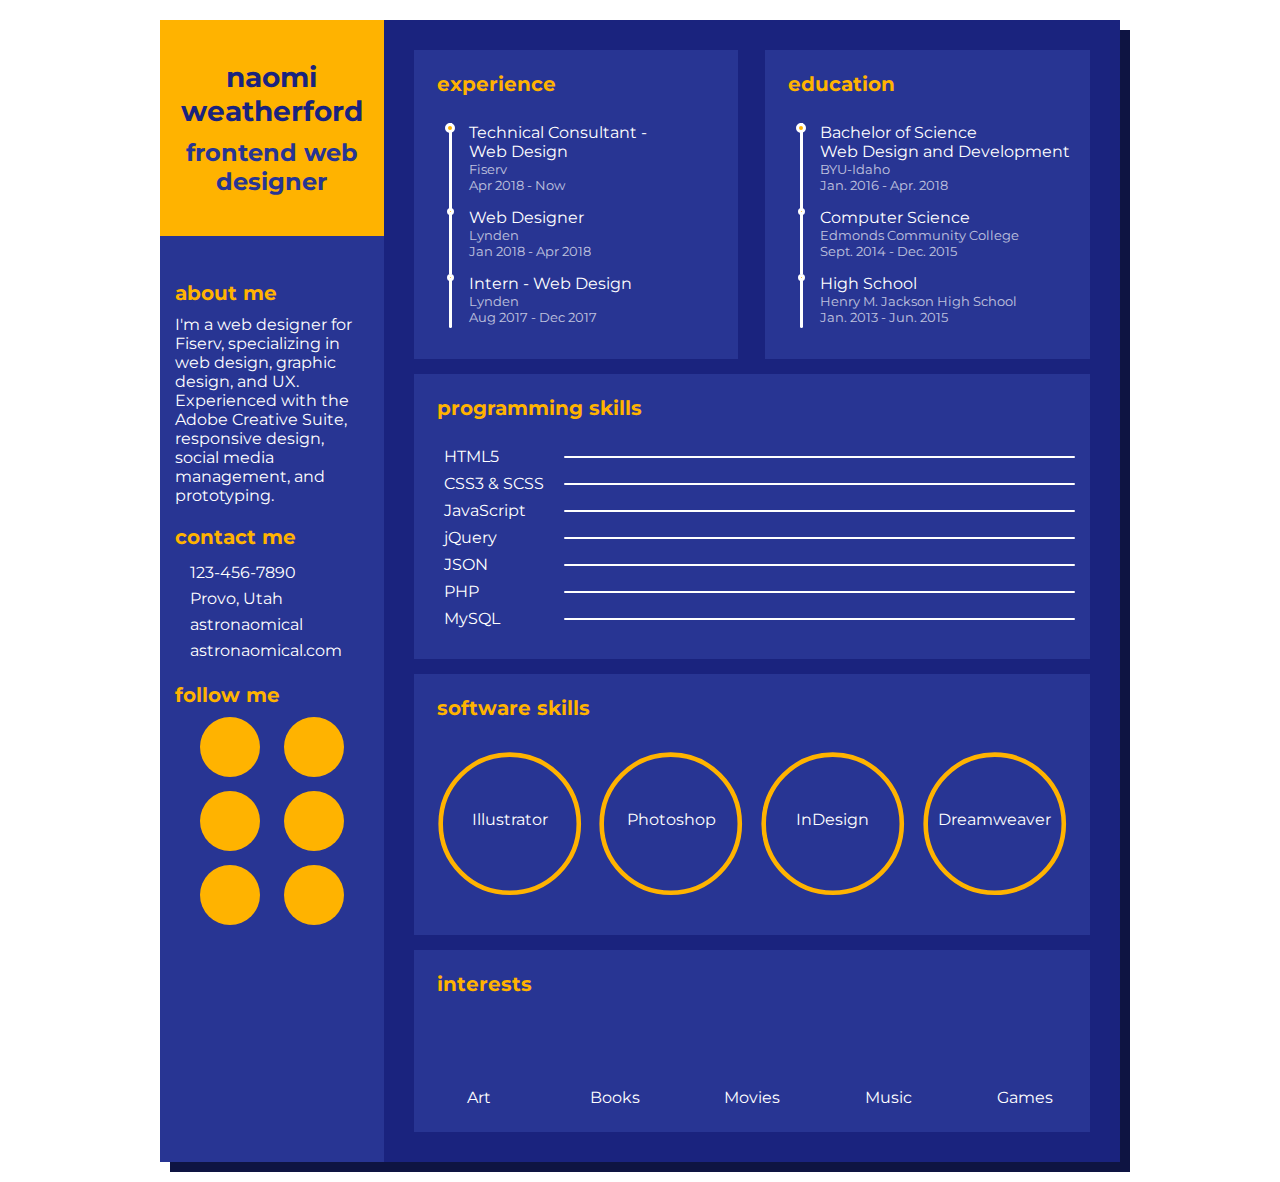
<file: Templetes/temp1.html>
<!DOCTYPE html>
<html lang="en">
<head>
  <meta charset="UTF-8">
  <meta name="viewport" content="width=device-width, initial-scale=1.0">
  <link rel="stylesheet" href="style1.css">
  <!-- <title>Document</title> -->
</head>
<body>
  
</body>
</html>
<div class="resume">
  <div class="base">
    <div class="profile">
      <div class="photo">
        <!--<img src="" /> -->
        <i class="fas fa-rocket"></i>
      </div>
      <div class="info">
        <h1 class="name">Naomi Weatherford</h1>
        <h2 class="job">Frontend Web Designer</h2>
      </div>
    </div>
    <div class="about">
      <h3>About Me</h3>I'm a web designer for Fiserv, specializing in web design, graphic design, and UX. Experienced with the Adobe Creative Suite, responsive design, social media management, and prototyping.
    </div>
    <div class="contact">
      <h3>Contact Me</h3>
      <div class="call"><a href="tel:123-456-7890"><i class="fas fa-phone"></i><span>123-456-7890</span></a></div>
      <div class="address"><a href="https://goo.gl/maps/fiTBGT6Vnhy"><i class="fas fa-map-marker"></i><span>Provo, Utah</span></a>
      </div>
      <div class="email"><a href="mailto:astronaomical@gmail.com"><i class="fas fa-envelope"></i><span>astronaomical</span></a></div>
      <div class="website"><a href="http://astronaomical.com/" target="_blank"> <i class="fas fa-home"></i><span>astronaomical.com</span></a></div>
    </div>
    <div class="follow">
      <h3>Follow Me</h3>
      <div class="box">
        <a href="https://www.facebook.com/astronaomical/" target="_blank"><i class="fab fa-facebook"></i></a>
        <a href="https://www.instagram.com/astronaomical/" target="_blank"><i class="fab fa-instagram "></i></a>
        <a href="https://www.pinterest.com/astronaomical/" target="_blank"><i class="fab fa-pinterest"></i></a>
        <a href="https://www.linkedin.com/in/naomi-weatherford-758385112/" target="_blank"><i class="fab fa-linkedin"></i></a>
        <a href="https://codepen.io/astronaomical/" target="_blank"><i class="fab fa-codepen"></i></a>
        <a href="https://www.behance.net/astronaomical" target="_blank"><i class="fab fa-behance"></i></a>
      </div>
    </div>
  </div>
  <div class="func">
    <div class="work">
      <h3><i class="fa fa-briefcase"></i>Experience</h3>
      <ul>
        <li><span>Technical Consultant -<br>Web Design</span><small>Fiserv</small><small>Apr 2018 - Now</small></li>
        <li><span>Web Designer</span><small>Lynden</small><small>Jan 2018 - Apr 2018</small></li>
        <li><span>Intern - Web Design</span><small>Lynden</small><small>Aug 2017 - Dec 2017</small></li>
      </ul>
    </div>
    <div class="edu">
      <h3><i class="fa fa-graduation-cap"></i>Education</h3>
      <ul>
        <li><span>Bachelor of Science<br>Web Design and Development</span><small>BYU-Idaho</small><small>Jan. 2016 - Apr. 2018</small></li>
        <li><span>Computer Science</span><small>Edmonds Community College</small><small>Sept. 2014 - Dec. 2015</small></li>
        <li><span>High School</span><small>Henry M. Jackson High School</small><small>Jan. 2013 - Jun. 2015</small></li>
      </ul>
    </div>
    <div class="skills-prog">
      <h3><i class="fas fa-code"></i>Programming Skills</h3>
      <ul>
        <li data-percent="95"><span>HTML5</span>
          <div class="skills-bar">
            <div class="bar"></div>
          </div>
        </li>
        <li data-percent="90"><span>CSS3 & SCSS</span>
          <div class="skills-bar">
            <div class="bar"></div>
          </div>
        </li>
        <li data-percent="60"><span>JavaScript</span>
          <div class="skills-bar">
            <div class="bar"></div>
          </div>
        </li>
        <li data-percent="50"><span>jQuery</span>
          <div class="skills-bar">
            <div class="bar"></div>
          </div>
        </li>
        <li data-percent="40"><span>JSON</span>
          <div class="skills-bar">
            <div class="bar"></div>
          </div>
        </li>
        <li data-percent="55"><span>PHP</span>
          <div class="skills-bar">
            <div class="bar"></div>
          </div>
        </li>
        <li data-percent="40"><span>MySQL</span>
          <div class="skills-bar">
            <div class="bar"></div>
          </div>
        </li>
      </ul>
    </div>
    <div class="skills-soft">
      <h3><i class="fas fa-bezier-curve"></i>Software Skills</h3>
      <ul>
        <li data-percent="90">
          <svg viewbox="0 0 100 100">
            <circle cx="50" cy="50" r="45"></circle>
            <circle class="cbar" cx="50" cy="50" r="45"></circle>
          </svg><span>Illustrator</span><small></small>
        </li>
        <li data-percent="75">
          <svg viewbox="0 0 100 100">
            <circle cx="50" cy="50" r="45"></circle>
            <circle class="cbar" cx="50" cy="50" r="45"></circle>
          </svg><span>Photoshop</span><small></small>
        </li>
        <li data-percent="85">
          <svg viewbox="0 0 100 100">
            <circle cx="50" cy="50" r="45"></circle>
            <circle class="cbar" cx="50" cy="50" r="45"></circle>
          </svg><span>InDesign</span><small></small>
        </li>
        <li data-percent="65">
          <svg viewbox="0 0 100 100">
            <circle cx="50" cy="50" r="45"></circle>
            <circle class="cbar" cx="50" cy="50" r="45"></circle>
          </svg><span>Dreamweaver</span><small></small>
        </li>
      </ul>
    </div>
    <div class="interests">
      <h3><i class="fas fa-star"></i>Interests</h3>
      <div class="interests-items">
        <div class="art"><i class="fas fa-palette"></i><span>Art</span></div>
        <div class="art"><i class="fas fa-book"></i><span>Books</span></div>
        <div class="movies"><i class="fas fa-film"></i><span>Movies</span></div>
        <div class="music"><i class="fas fa-headphones"></i><span>Music</span></div>
        <div class="games"><i class="fas fa-gamepad"></i><span>Games</span></div>
      </div>
    </div>
  </div>
</div>
</file>
<file: Templetes/style1.css>
@import url("https://fonts.googleapis.com/css?family=Montserrat");
@charset "UTF-8";
* {
  outline: none;
}

*,
*:before,
*:after {
  -webkit-box-sizing: inherit;
  -moz-box-sizing: inherit;
  box-sizing: inherit;
}

html,
body {
  -webkit-box-sizing: border-box;
  -moz-box-sizing: border-box;
  box-sizing: border-box;
  margin: 0;
  padding: 0;
  -webkit-transition: 0.5s;
  transition: 0.5s;
  background: #ffffff;
  cursor: default;
  font-family: "Montserrat", sans-serif;
  font-size: 16px;
}

a {
  text-decoration: none;
  color: #ffffff;
  display: block;
  transition-duration: 0.3s;
}

ul {
  list-style-type: none;
  padding: 0;
}

h2 {
}

h3 {
  color: #ffb300;
  margin: 10px 0;
  text-transform: lowercase;
  font-size: 1.25em;
}

.resume {
  width: 960px;
  background: #1a237e;
  color: #ffffff;
  margin: 20px auto;
  box-shadow: 10px 10px #0e1442;
  position: relative;
  display: flex;
}
.resume .base,
.resume .func {
  box-sizing: border-box;
  float: left;
}
.resume .base > div,
.resume .func > div {
  padding-bottom: 10px;
}
.resume .base > div:last-of-type,
.resume .func > div:last-of-type {
  padding-bottom: 0;
}
.resume .base {
  width: 30%;
  padding: 30px 15px;
  background:  #283593;
  color: #ffffff;
}
.resume .base .profile {
  background: #ffb300;
  padding: 30px 15px 40px 15px;
  margin: -30px -15px 45px -15px;
  position: relative;
  z-index: 2;
}
.resume .base .profile::after {
  content: "";
  position: absolute;
  background: $#303f9f;
  width: 100%;
  height: 30px;
  bottom: -15px;
  left: 0;
  transform: skewY(-5deg);
  z-index: -1;
}
.resume .base .profile .photo img {
  width: 100%;
  border-radius: 50%;
}
.resume .base .profile .photo {
  display: flex;
  justify-content: center;
  align-items: center;
}
.resume .base .profile .fa-rocket {
  font-size: 100px;
  text-align: center;
  margin: auto;
  color: #283593;
}
.resume .base .profile .info {
  text-align: center;
  color: #ffffff;
}
.resume .base .profile .info .name {
  margin-top: 10px;
  margin-bottom: 0;
  font-size: 1.75em;
  text-transform: lowercase;
  color: #1a237e;
}
.resume .base .profile .info .job {
  margin-top: 10px;
  margin-bottom: 0;
  font-size: 1.5em;
  text-transform: lowercase;
  color: #283593;
}
.resume .base .contact div {
  line-height: 24px;
}
.resume .base .contact div a:hover {
  color: #fdd835;
}
.resume .base .contact div a:hover span::after {
  width: 100%;
}
.resume .base .contact div:hover i {
  color: #fdd835;
}
.resume .base .contact div i {
  color: #ffb300;
  width: 20px;
  height: 20px;
  font-size: 20px;
  text-align: center;
  margin-right: 15px;
  transition-duration: 0.3s;
}
.resume .base .contact div span {
  position: relative;
}
.resume .base .contact div span::after {
  content: "";
  position: absolute;
  background: #fdd835;
  height: 1px;
  width: 0;
  bottom: 0;
  left: 0;
  transition-duration: 0.3s;
}
.resume .base .follow .box {
  text-align: center;
  vertical-align: middle;
}
.resume .base .follow .box a {
  display: inline-block;
  vertical-align: text-bottom;
}
.resume .base .follow .box a:hover i {
  background: #fdd835;
  border-radius: 5px;
  transform: rotate(45deg) scale(0.8);
}
.resume .base .follow .box a:hover i::before {
  transform: rotate(-45deg) scale(1.5);
}
.resume .base .follow .box i {
  display: inline-block;
  font-size: 30px;
  background: #ffb300;
  width: 60px;
  height: 60px;
  border-radius: 50%;
  line-height: 60px;
  color: #283593;
  margin: 0 10px 10px 10px;
  transition-duration: 0.3s;
}
.resume .base .follow .box i::before {
  transition-duration: 0.3s;
}
.resume .base .follow .box i.fa::before {
  display: block;
}
.resume .func {
  width: 100%;
  padding: 30px;
}
.resume .func:hover > div {
  transition-duration: 0.5s;
}
.resume .func:hover > div:hover h3 i {
  transform: scale(1.25);
}
.resume .func:hover > div:not(:hover) {
  opacity: 0.5;
}
.resume .func h3 {
  transition-duration: 0.3s;
  margin-top: 0;
}
.resume .func h3 i {
  color: #283593;
  background: #ffb300;
  width: 42px;
  height: 42px;
  font-size: 20px;
  line-height: 42px;
  border-radius: 50%;
  text-align: center;
  vertical-align: middle;
  margin-right: 8px;
  transition-duration: 0.3s;
}
.resume .func .work,
.resume .func .edu {
  float: left;
}
.resume .func .work small,
.resume .func .edu small {
  display: block;
  opacity: 0.7;
}
.resume .func .work ul li,
.resume .func .edu ul li {
  position: relative;
  margin-left: 15px;
  padding-left: 25px;
  padding-bottom: 15px;
}
.resume .func .work ul li:hover::before,
.resume .func .edu ul li:hover::before {
  animation: circle 1.2s infinite;
}
.resume .func .work ul li:hover span,
.resume .func .edu ul li:hover span {
  color: #fdd835;
}
@keyframes circle {
  from {
    box-shadow: 0 0 0 0px #fdd835;
  }
  to {
    box-shadow: 0 0 0 6px rgba(255, 255, 255, 0);
  }
}
.resume .func .work ul li:first-of-type::before,
.resume .func .edu ul li:first-of-type::before {
  width: 10px;
  height: 10px;
  left: 1px;
}
.resume .func .work ul li:last-of-type,
.resume .func .edu ul li:last-of-type {
  padding-bottom: 3px;
}
.resume .func .work ul li:last-of-type::after,
.resume .func .edu ul li:last-of-type::after {
  border-radius: 1.5px;
}
.resume .func .work ul li::before,
.resume .func .work ul li::after,
.resume .func .edu ul li::before,
.resume .func .edu ul li::after {
  content: "";
  display: block;
  position: absolute;
}
.resume .func .work ul li::before,
.resume .func .edu ul li::before {
  width: 7px;
  height: 7px;
  border: 3px solid #ffffff;
  background: #ffb300;
  border-radius: 50%;
  left: 3px;
  z-index: 1;
}
.resume .func .work ul li::after,
.resume .func .edu ul li::after {
  width: 3px;
  height: 100%;
  background: #ffffff;
  left: 5px;
  top: 0;
}
.resume .func .work ul li span,
.resume .func .edu ul li span {
  transition-duration: 0.3s;
}
.resume .func .work {
  width: 48%;
  background: #283593;
  padding: 15px;
  margin: 0 4% 15px 0;
}
.resume .func .edu {
  width: 48%;
  background:#283593;
  padding: 15px;
}
.resume .func .skills-prog {
  clear: both;
  background: #283593;
  padding: 15px;
}
.resume .func .skills-prog ul {
  margin-left: 15px;
}
.resume .func .skills-prog ul li {
  margin-bottom: 8px;
  display: flex;
  align-items: center;
  transition-duration: 0.3s;
}
.resume .func .skills-prog ul li:hover {
  color: #fdd835;
}
.resume .func .skills-prog ul li:hover .skills-bar .bar {
  background: #fdd835;
  box-shadow: 0 0 0 1px #fdd835;
}
.resume .func .skills-prog ul li span {
  display: block;
  width: 120px;
}
.resume .func .skills-prog ul li .skills-bar {
  background: #ffffff;
  height: 2px;
  width: calc(100% - 120px);
  position: relative;
  border-radius: 2px;
}
.resume .func .skills-prog ul li .skills-bar .bar {
  position: absolute;
  top: -1px;
  height: 4px;
  background: #ffb300;
  box-shadow: 0 0 0 #ffb300;
  border-radius: 5px;
}
.resume .func .skills-soft {
  clear: both;
  background: #283593;
  padding: 15px;
  margin: 15px 0 0;
}
.resume .func .skills-soft ul {
  display: flex;
  justify-content: space-between;
  text-align: center;
}
.resume .func .skills-soft ul li {
  position: relative;
}
.resume .func .skills-soft ul li:hover svg .cbar {
  stroke: #fdd835;
  stroke-width: 4px;
}
.resume .func .skills-soft ul li:hover span,
.resume .func .skills-soft ul li:hover small {
  transform: scale(1.2);
}
.resume .func .skills-soft ul li svg {
  width: 95%;
  fill: transparent;
  transform: rotate(-90deg);
}
.resume .func .skills-soft ul li svg circle {
  stroke-width: 1px;
  stroke: #ffffff;
}
.resume .func .skills-soft ul li svg .cbar {
  stroke-width: 3px;
  stroke: #ffb300;
  stroke-linecap: round;
}
.resume .func .skills-soft ul li span,
.resume .func .skills-soft ul li small {
  position: absolute;
  display: block;
  width: 100%;
  top: 52%;
  transition-duration: 0.3s;
}
.resume .func .skills-soft ul li span {
  top: 40%;
}
.resume .func .interests {
  background: #283593;
  margin: 15px 0 0;
  padding: 15px;
}
.resume .func .interests-items {
  box-sizing: border-box;
  padding: 0 0 15px;
  width: 100%;
  text-align: center;
  display: flex;
  justify-content: space-between;
}
.resume .func .interests-items div {
  display: flex;
  flex-direction: column;
  justify-content: center;
  align-items: center;
  width: 100px;
  height: 100px;
  border-radius: 50%;
}
.resume .func .interests-items div:hover i {
  transform: scale(1.2);
}
.resume .func .interests-items div:hover span {
  color: #fdd835;
  transition-duration: 0.3s;
}
.resume .func .interests-items div i {
  font-size: 45px;
  width: 60px;
  height: 60px;
  line-height: 60px;
  color:#ffb300 ;
  transition-duration: 0.3s;
}
.resume .func .interests-items div span {
  display: block;
}
</file>
